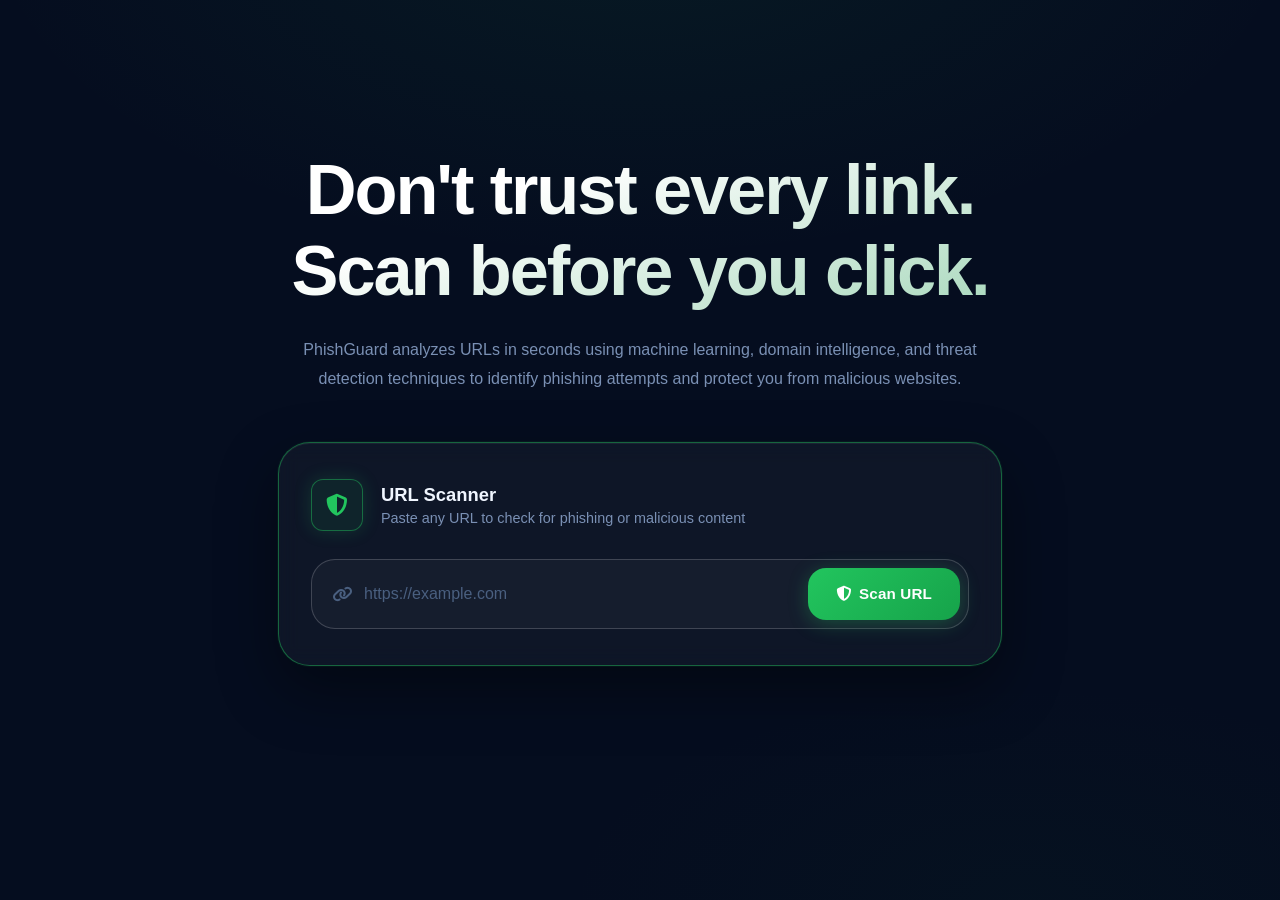
<file: scanner.html>
<!DOCTYPE html>
<html lang="en">
<head>
    <meta charset="UTF-8">
    <meta name="viewport" content="width=device-width, initial-scale=1.0">
    <title>Threat Scanner - PhishGuard</title>
    <link rel="stylesheet" href="scanner.css">
    <link rel="stylesheet" href="https://cdnjs.cloudflare.com/ajax/libs/font-awesome/6.6.0/css/all.min.css">
</head>
<body>

<section class="scanner-page">

    <h1 class="hero-title">
        Don't trust every link.<br>
        Scan before you click.
    </h1>

    <p class="subtitle">
        PhishGuard analyzes URLs in seconds using machine learning,
        domain intelligence, and threat detection techniques to identify
        phishing attempts and protect you from malicious websites.
    </p>

    <!-- Scanner Card -->
    <div class="scanner-card" id="urlScanner">

        <div class="card-header">
            <div class="icon-box">
                <i class="fa-solid fa-shield-halved"></i>
            </div>
            <div>
                <h2>URL Scanner</h2>
                <p>Paste any URL to check for phishing or malicious content</p>
            </div>
        </div>

        <div class="scan-box">
            <i class="fa-solid fa-link" style="color: var(--text-dim); font-size: 1rem; flex-shrink:0;"></i>
            <input
                type="text"
                id="urlInput"
                placeholder="https://example.com"
                autocomplete="off"
                spellcheck="false"
            />
            <button id="urlScanBtn">
                <i class="fa-solid fa-shield-halved"></i>
                Scan URL
            </button>
        </div>

    </div>

    <!-- RESULT SECTION -->
    <div id="resultContainer" class="result-container" style="display: none;">

        <div class="summary-card">
            <div class="summary-left">
                <div class="status-icon">
                    <i class="fa-solid fa-check"></i>
                </div>
                <div>
                    <h2 id="statusText">Looks Safe</h2>
                    <p id="scannedText">https://example.com</p>
                </div>
            </div>
            <div class="risk-score">
                <div class="score-circle">
                    <span id="scoreValue">0</span>
                    <small>/10</small>
                </div>
                <p>Risk Score</p>
            </div>
        </div>

        <div class="details-grid">
            <div class="detail-card">
                <div class="detail-header">
                    <h3>⚠️ Risk Factors</h3>
                </div>
                <ul id="riskList"></ul>
            </div>
            <div class="detail-card">
                <div class="detail-header">
                    <h3>✅ Positive Signals</h3>
                </div>
                <ul id="positiveList"></ul>
            </div>
        </div>

    </div>

</section>

<script src="script.js"></script>
</body>
</html>
</file>
<file: scanner.css>
/* ─── Reset & Base ─── */
*, *::before, *::after {
    margin: 0;
    padding: 0;
    box-sizing: border-box;
}

:root {
    --bg-deep:       #050d1f;
    --bg-mid:        #071133;
    --bg-card:       #0a1840;
    --bg-surface:    rgba(255,255,255,0.04);
    --border-dim:    rgba(255,255,255,0.08);
    --border-glow:   rgba(34,197,94,0.45);
    --green-bright:  #22c55e;
    --green-deep:    #16a34a;
    --green-glow:    rgba(34,197,94,0.18);
    --green-subtle:  rgba(34,197,94,0.08);
    --text-primary:  #f0f6ff;
    --text-muted:    #7a90b4;
    --text-dim:      #4a6080;
    --result-bg:     #f8fafc;
    --result-text:   #111827;
    --result-muted:  #6b7280;
    --radius-sm:     12px;
    --radius-md:     18px;
    --radius-lg:     24px;
    --radius-xl:     32px;
}

body {
    min-height: 100vh;
    background: var(--bg-deep);
    background-image:
        radial-gradient(ellipse 80% 60% at 50% -10%, rgba(34,197,94,0.07) 0%, transparent 65%),
        radial-gradient(ellipse 60% 40% at 80% 100%, rgba(16,100,50,0.05) 0%, transparent 60%);
    color: var(--text-primary);
    font-family: 'Inter', 'Segoe UI', Arial, Helvetica, sans-serif;
    -webkit-font-smoothing: antialiased;
}

/* ─── Page Layout ─── */
.scanner-page {
    max-width: 780px;
    margin: auto;
    padding: 90px 28px 80px;
    text-align: center;
}

/* ─── Hero Title ─── */
.hero-title {
    font-size: clamp(4.4rem, 5vw, 3.8rem);
    font-weight: 800;
    line-height: 1.15;
    letter-spacing: -0.03em;
    margin-bottom: 24px;
    margin-top: 60px;
    background: linear-gradient(160deg, #ffffff 30%, #a8d8bc 100%);
    -webkit-background-clip: text;
    -webkit-text-fill-color: transparent;
    background-clip: text;
    white-space: nowrap;
}

/* ─── Subtitle ─── */
.subtitle {
    max-width: 700px;
    margin: 0 auto 48px;
    color: var(--text-muted);
    font-size: 1rem;
    line-height: 1.8;
    font-weight: 400;
}

/* ─── Scanner Card ─── */
.scanner-card {
    background: var(--bg-surface);
    border: 1px solid var(--border-glow);
    border-radius: var(--radius-xl);
    padding: 36px 32px;
    backdrop-filter: blur(10px);
    box-shadow:
        0 0 0 1px rgba(34,197,94,0.06),
        0 24px 60px rgba(0,0,0,0.4),
        inset 0 1px 0 rgba(255,255,255,0.06);
    text-align: left;
}

/* ─── Card Header ─── */
.card-header {
    display: flex;
    align-items: center;
    gap: 18px;
    margin-bottom: 28px;
}

.icon-box {
    flex-shrink: 0;
    width: 52px;
    height: 52px;
    background: var(--green-subtle);
    border: 1px solid var(--border-glow);
    border-radius: var(--radius-sm);
    display: flex;
    justify-content: center;
    align-items: center;
    color: var(--green-bright);
    font-size: 22px;
    box-shadow: 0 0 18px var(--green-glow);
}

.card-header h2 {
    font-size: 1.15rem;
    font-weight: 700;
    margin-bottom: 4px;
    color: var(--text-primary);
}

.card-header p {
    color: var(--text-muted);
    font-size: 0.9rem;
}

/* ─── Scan Box ─── */
.scan-box {
    display: flex;
    align-items: center;
    gap: 12px;
    width: 100%;
    background: rgba(255,255,255,0.03);
    border: 1.5px solid rgba(255,255,255,0.18);
    border-radius: var(--radius-lg);
    padding: 8px 8px 8px 20px;
    transition: border-color 0.25s, box-shadow 0.25s;
}

.scan-box:focus-within {
    border-color: var(--green-bright);
    box-shadow: 0 0 0 3px rgba(34,197,94,0.15), 0 0 30px rgba(34,197,94,0.08);
}

/* ─── Input ─── */
.scan-box input {
    flex: 1;
    height: 52px;
    background: transparent;
    border: none;
    color: var(--text-primary);
    font-size: 1rem;
    font-family: inherit;
    outline: none;
    min-width: 0;
}

.scan-box input::placeholder {
    color: var(--text-dim);
}

.scan-box input:-webkit-autofill,
.scan-box input:-webkit-autofill:hover,
.scan-box input:-webkit-autofill:focus {
    -webkit-box-shadow: 0 0 0 1000px transparent inset !important;
    -webkit-text-fill-color: var(--text-primary) !important;
    transition: background-color 5000s ease-in-out 0s;
}

/* ─── Scan Button ─── */
.scan-box button {
    flex-shrink: 0;
    height: 52px;
    padding: 0 28px;
    border: none;
    border-radius: var(--radius-md);
    background: linear-gradient(135deg, var(--green-bright) 0%, var(--green-deep) 100%);
    color: #fff;
    font-size: 0.95rem;
    font-weight: 700;
    font-family: inherit;
    letter-spacing: 0.01em;
    cursor: pointer;
    transition: transform 0.2s ease, box-shadow 0.2s ease, filter 0.2s;
    box-shadow: 0 4px 20px rgba(34,197,94,0.3);
    display: flex;
    align-items: center;
    gap: 8px;
    white-space: nowrap;
}

.scan-box button:hover {
    transform: translateY(-2px);
    box-shadow: 0 8px 28px rgba(34,197,94,0.42);
    filter: brightness(1.08);
}

.scan-box button:active {
    transform: translateY(0);
}

/* ─── Result Container ─── */
.result-container {
    margin-top: 28px;
}

/* ─── Summary Card ─── */
.summary-card {
    background: var(--result-bg);
    color: var(--result-text);
    border: 2px solid var(--green-bright);
    border-radius: var(--radius-lg);
    padding: 28px 32px;
    display: flex;
    justify-content: space-between;
    align-items: center;
    margin-bottom: 20px;
    box-shadow: 0 8px 32px rgba(0,0,0,0.12);
    gap: 20px;
}

.summary-left {
    display: flex;
    align-items: center;
    gap: 20px;
    min-width: 0;
}

.status-icon {
    flex-shrink: 0;
    width: 58px;
    height: 58px;
    background: linear-gradient(135deg, var(--green-bright), var(--green-deep));
    color: white;
    border-radius: var(--radius-sm);
    display: flex;
    justify-content: center;
    align-items: center;
    font-size: 26px;
    box-shadow: 0 4px 16px rgba(34,197,94,0.35);
}

.summary-left h2 {
    font-size: 1.7rem;
    font-weight: 800;
    margin-bottom: 5px;
    letter-spacing: -0.02em;
    color: var(--result-text);
}

.summary-left p {
    color: var(--result-muted);
    font-size: 0.9rem;
    word-break: break-all;
}

/* ─── Score Circle ─── */
.risk-score {
    text-align: center;
    flex-shrink: 0;
}

.score-circle {
    width: 84px;
    height: 84px;
    border: 4px solid #e5e7eb;
    border-radius: 50%;
    display: flex;
    justify-content: center;
    align-items: center;
    flex-direction: column;
    margin: 0 auto;
}

.score-circle span {
    font-size: 1.7rem;
    font-weight: 800;
    color: var(--result-text);
    line-height: 1;
}

.score-circle small {
    font-size: 0.72rem;
    color: var(--result-muted);
    margin-top: 2px;
}

.risk-score p {
    margin-top: 10px;
    color: var(--result-muted);
    font-size: 0.8rem;
    font-weight: 600;
    text-transform: uppercase;
    letter-spacing: 0.07em;
}

/* ─── Details Grid ─── */
.details-grid {
    display: grid;
    grid-template-columns: 1fr 1fr;
    gap: 16px;
}

.detail-card {
    background: var(--result-bg);
    color: var(--result-text);
    border-radius: var(--radius-lg);
    overflow: hidden;
    box-shadow: 0 4px 20px rgba(0,0,0,0.08);
}

.detail-header {
    padding: 18px 22px;
    border-bottom: 1px solid #e5e7eb;
    background: rgba(0,0,0,0.02);
}

.detail-header h3 {
    font-size: 0.95rem;
    font-weight: 700;
    color: var(--result-text);
}

/* ─── Detail List ─── */
.detail-card ul {
    list-style: none;
    padding: 18px 22px;
}

.detail-card li {
    margin-bottom: 12px;
    font-size: 0.95rem;
    line-height: 1.5;
    color: #374151;
    display: flex;
    align-items: flex-start;
    gap: 8px;
}

.detail-card li:last-child {
    margin-bottom: 0;
}

/* ─── Badges ─── */
.badge {
    padding: 3px 10px;
    border-radius: 20px;
    font-size: 0.78rem;
    font-weight: 700;
    letter-spacing: 0.04em;
}

.badge.danger { background: #fee2e2; color: #dc2626; }
.badge.safe   { background: #dcfce7; color: #16a34a; }

/* ─── Inline result ─── */
#result {
    margin-top: 20px;
    font-size: 1.1rem;
    font-weight: 700;
    color: var(--green-bright);
}

/* ─── Responsive ─── */
@media (max-width: 640px) {
    .scanner-page {
        padding: 50px 16px 50px;
    }
    .hero-title {
        margin-top: 32px;
        font-size: 2rem;
    }
    .subtitle {
        font-size: 0.95rem;
        margin-bottom: 36px;
    }
    .scanner-card {
        padding: 24px 18px;
        border-radius: var(--radius-lg);
    }
    .card-header {
        flex-direction: column;
        text-align: center;
    }
    .scan-box {
        flex-direction: column;
        align-items: stretch;
        padding: 12px;
        gap: 10px;
    }
    .scan-box > i {
        display: none;
    }
    .scan-box input {
        width: 100%;
        height: 48px;
    }
    .scan-box button {
        width: 100%;
        height: 48px;
        justify-content: center;
    }
    .summary-card {
        flex-direction: column;
        gap: 20px;
        text-align: center;
        padding: 22px 18px;
    }
    .summary-left {
        flex-direction: column;
        text-align: center;
    }
    .details-grid {
        grid-template-columns: 1fr;
    }
}

@media (prefers-reduced-motion: reduce) {
    *, *::before, *::after {
        transition: none !important;
        animation: none !important;
    }
}
</file>
